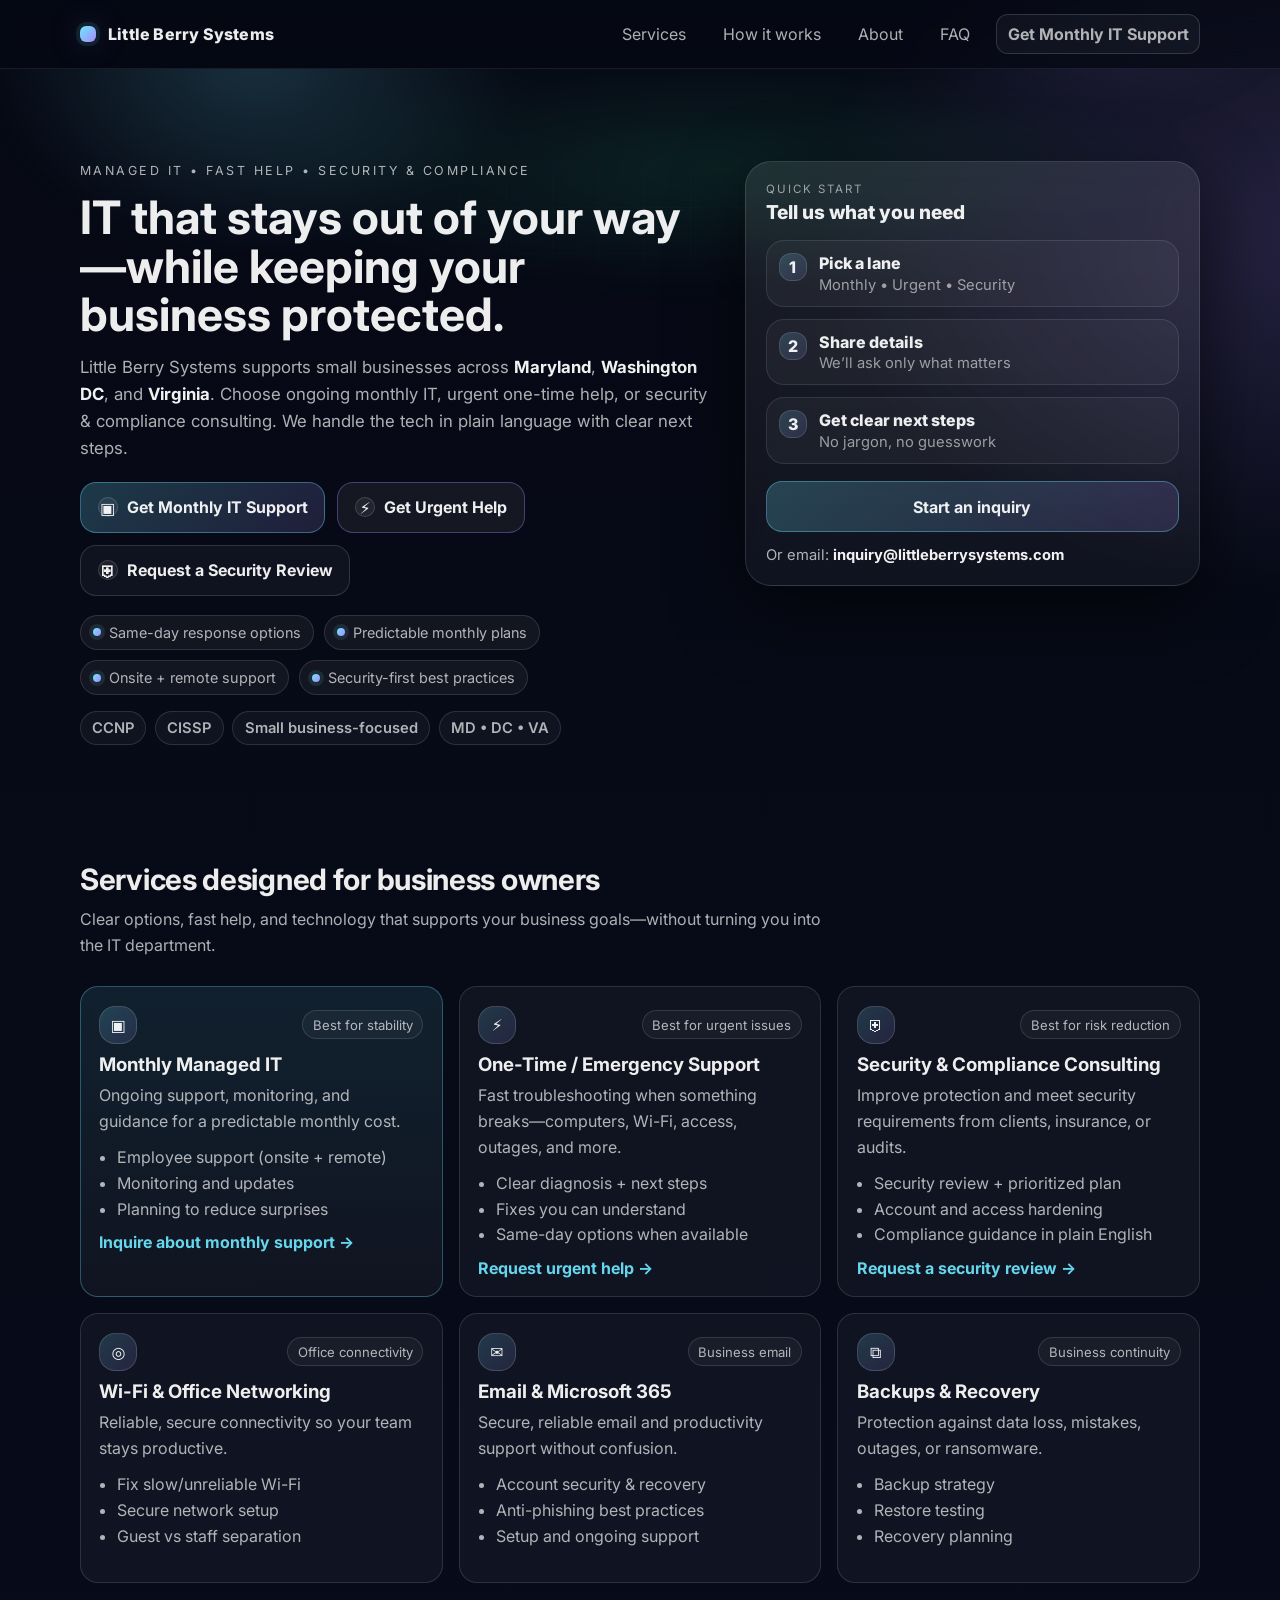
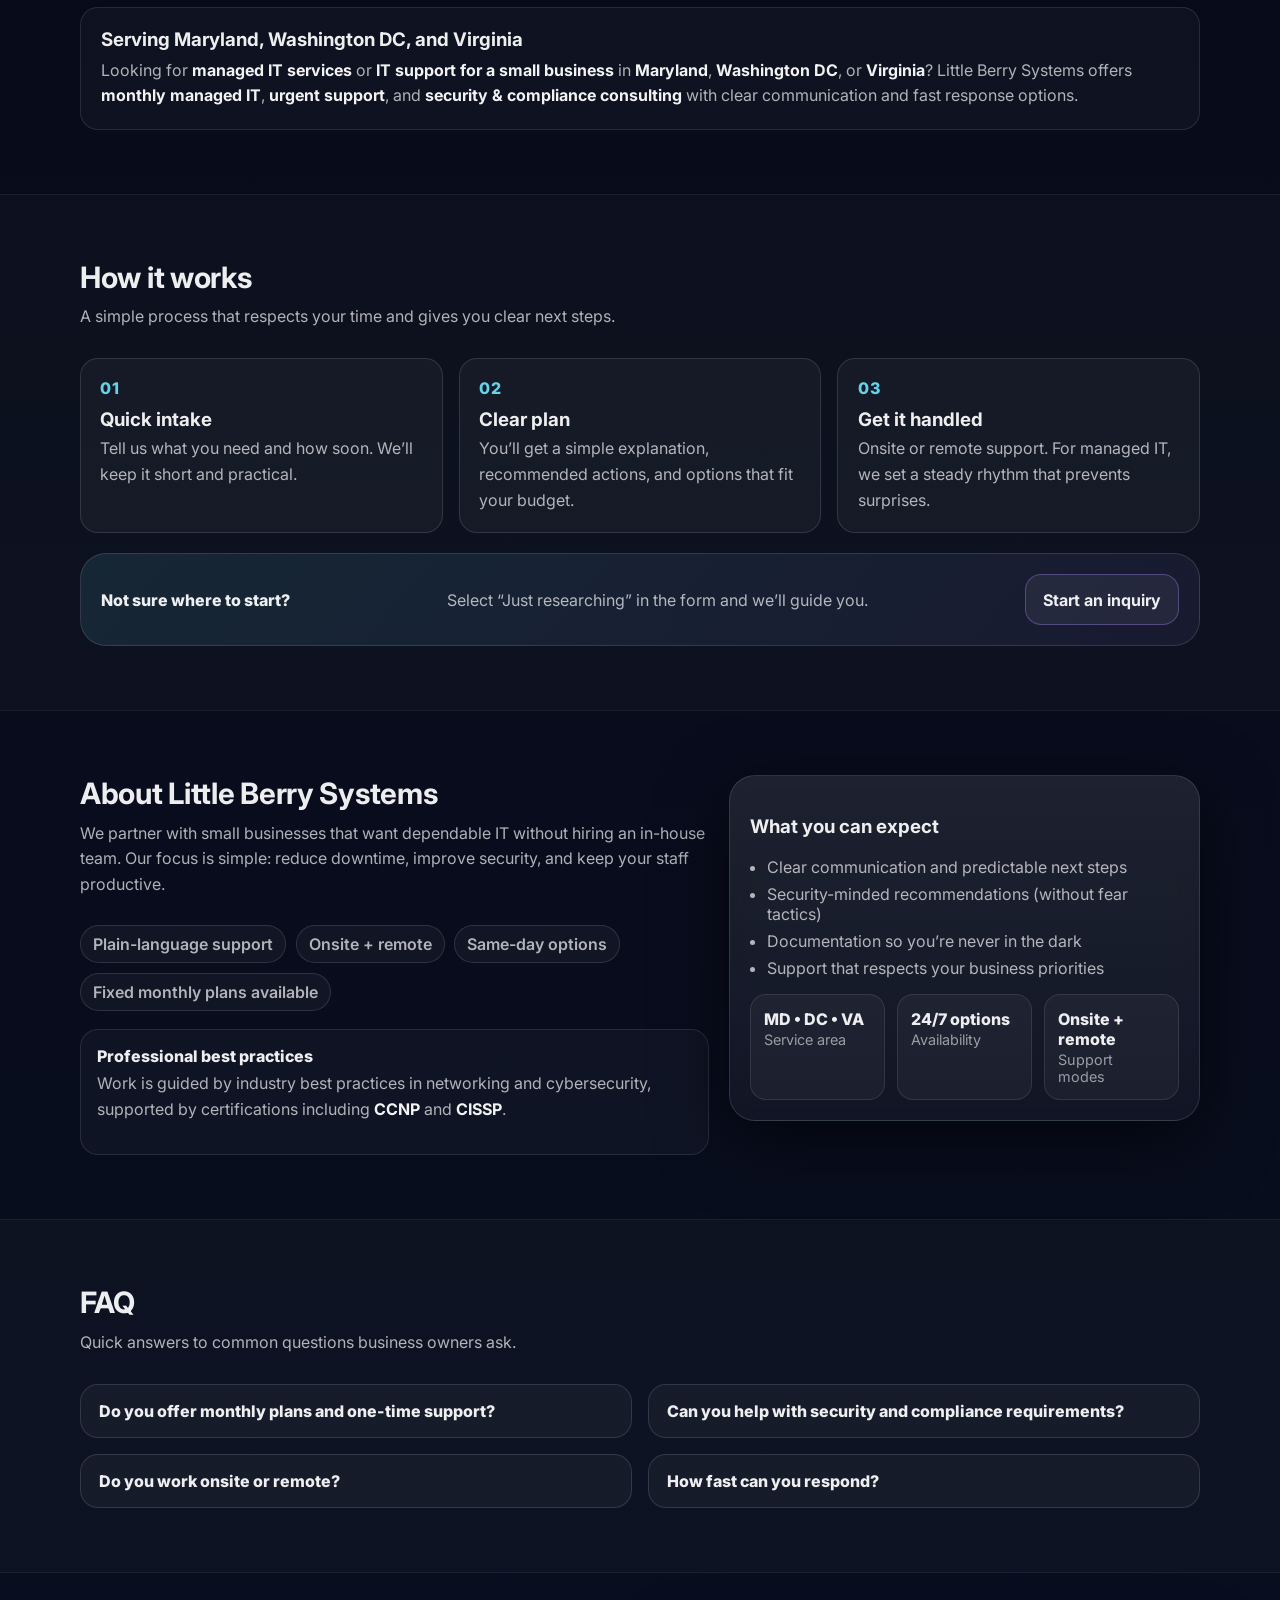
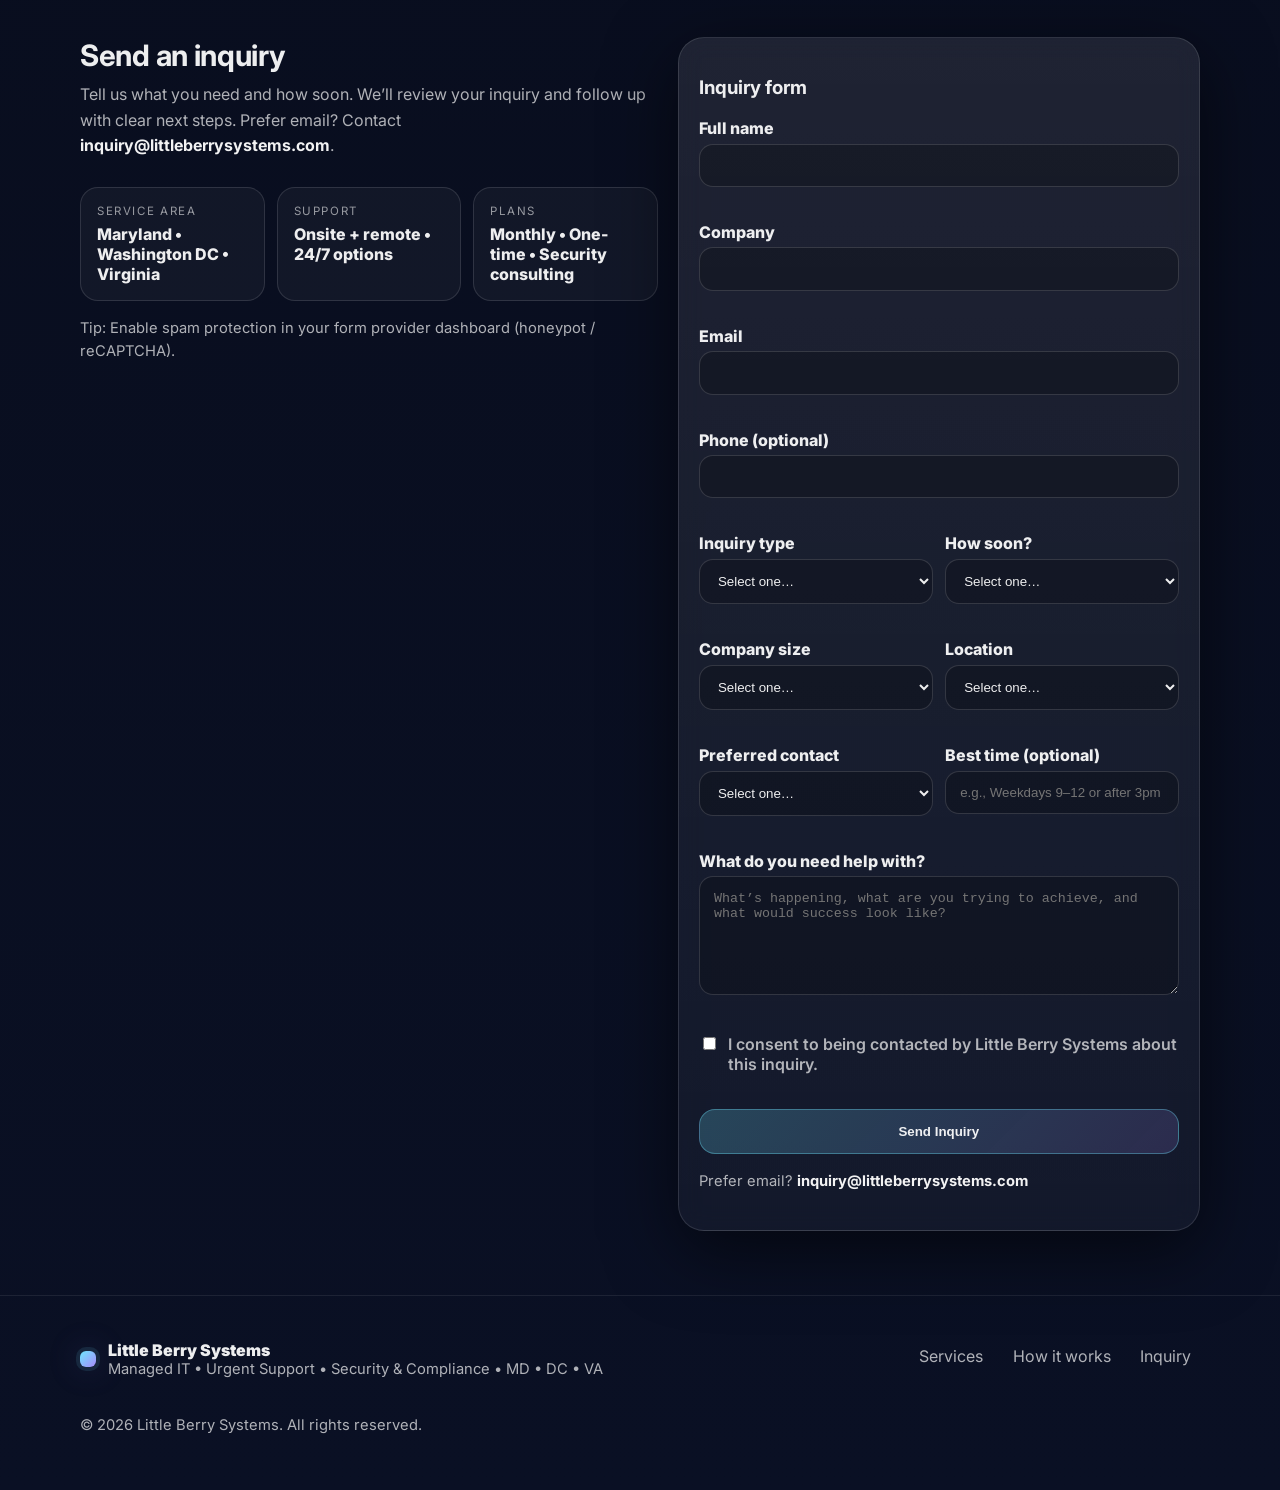
<file: index.html>
<!doctype html>
<html lang="en">
<head>
  <meta charset="utf-8" />
  <meta name="viewport" content="width=device-width,initial-scale=1" />

  <title>Little Berry Systems | Managed IT, Urgent Support & Cybersecurity | MD • DC • VA</title>
  <meta name="description" content="Little Berry Systems helps small businesses across Maryland, Washington DC, and Virginia with monthly managed IT, urgent one-time support, and security & compliance consulting. Clear communication, fast response, and predictable options." />

  <!-- OpenGraph -->
  <meta property="og:title" content="Little Berry Systems | IT Support for Small Business (MD • DC • VA)" />
  <meta property="og:description" content="Monthly managed IT, urgent support, and security & compliance consulting. Clear communication, fast response, and predictable options." />
  <meta property="og:type" content="website" />
  <meta property="og:url" content="https://littleberrysystems.com/" />

  <!-- Favicon placeholders -->
  <link rel="icon" href="favicon.ico" />
  <link rel="apple-touch-icon" href="apple-touch-icon.png" />

  <!-- Single font -->
  <link rel="preconnect" href="https://fonts.googleapis.com">
  <link rel="preconnect" href="https://fonts.gstatic.com" crossorigin>
  <link href="https://fonts.googleapis.com/css2?family=Inter:wght@400;500;600;700;800&display=swap" rel="stylesheet">

  <link rel="stylesheet" href="styles.css" />

  <!-- LocalBusiness structured data -->
  <script type="application/ld+json">
  {
    "@context":"https://schema.org",
    "@type":"LocalBusiness",
    "name":"Little Berry Systems",
    "url":"https://littleberrysystems.com/",
    "email":"inquiry@littleberrysystems.com",
    "areaServed":["Maryland","Washington DC","Virginia"],
    "description":"Managed IT services, urgent IT support, and cybersecurity & compliance consulting for small businesses across MD, DC, and VA."
  }
  </script>
</head>

<body>
  <a class="skip-link" href="#main">Skip to content</a>

  <header class="site-header">
    <nav class="nav container" aria-label="Primary">
      <a class="brand" href="#home" aria-label="Little Berry Systems home">
        <span class="brand-mark" aria-hidden="true"></span>
        <span class="brand-text">Little Berry Systems</span>
      </a>

      <button class="nav-toggle" type="button" aria-expanded="false" aria-controls="navLinks">
        <span class="sr-only">Toggle menu</span>
        <span class="hamburger" aria-hidden="true"></span>
      </button>

      <div class="nav-links" id="navLinks">
        <a href="#services">Services</a>
        <a href="#how">How it works</a>
        <a href="#about">About</a>
        <a href="#faq">FAQ</a>
        <a class="btn btn-ghost" href="#contact" data-lane="Monthly Managed IT">Get Monthly IT Support</a>
      </div>
    </nav>
  </header>

  <main id="main">
    <!-- HERO -->
    <section id="home" class="hero">
      <div class="hero-bg" aria-hidden="true"></div>
      <div class="hero-gridlines" aria-hidden="true"></div>

      <div class="container hero-grid">
        <div class="hero-copy">
          <p class="eyebrow">Managed IT • Fast Help • Security & Compliance</p>
          <h1>IT that stays out of your way—while keeping your business protected.</h1>
          <p class="subhead">
            Little Berry Systems supports small businesses across <strong>Maryland</strong>, <strong>Washington DC</strong>, and
            <strong>Virginia</strong>. Choose ongoing monthly IT, urgent one-time help, or security & compliance consulting.
            We handle the tech in plain language with clear next steps.
          </p>

          <div class="cta-row">
            <a class="btn btn-primary" href="#contact" data-lane="Monthly Managed IT">
              <span class="btn-icon" aria-hidden="true">▣</span>
              Get Monthly IT Support
            </a>
            <a class="btn btn-secondary" href="#contact" data-lane="One-Time / Emergency">
              <span class="btn-icon" aria-hidden="true">⚡</span>
              Get Urgent Help
            </a>
            <a class="btn btn-ghost" href="#contact" data-lane="Security & Compliance">
              <span class="btn-icon" aria-hidden="true">⛨</span>
              Request a Security Review
            </a>
          </div>

          <div class="hero-badges" aria-label="Highlights">
            <div class="badge"><span class="badge-dot" aria-hidden="true"></span>Same-day response options</div>
            <div class="badge"><span class="badge-dot" aria-hidden="true"></span>Predictable monthly plans</div>
            <div class="badge"><span class="badge-dot" aria-hidden="true"></span>Onsite + remote support</div>
            <div class="badge"><span class="badge-dot" aria-hidden="true"></span>Security-first best practices</div>
          </div>

          <div class="trust-row" aria-label="Trust signals">
            <div class="trust-pill">CCNP</div>
            <div class="trust-pill">CISSP</div>
            <div class="trust-pill">Small business-focused</div>
            <div class="trust-pill">MD • DC • VA</div>
          </div>
        </div>

        <aside class="hero-panel" aria-label="Quick overview">
          <div class="glass-card">
            <div class="panel-top">
              <div class="panel-kicker">Quick start</div>
              <div class="panel-title">Tell us what you need</div>
            </div>

            <div class="panel-steps">
              <div class="panel-step">
                <div class="step-icon" aria-hidden="true">1</div>
                <div>
                  <div class="step-title">Pick a lane</div>
                  <div class="step-sub">Monthly • Urgent • Security</div>
                </div>
              </div>
              <div class="panel-step">
                <div class="step-icon" aria-hidden="true">2</div>
                <div>
                  <div class="step-title">Share details</div>
                  <div class="step-sub">We’ll ask only what matters</div>
                </div>
              </div>
              <div class="panel-step">
                <div class="step-icon" aria-hidden="true">3</div>
                <div>
                  <div class="step-title">Get clear next steps</div>
                  <div class="step-sub">No jargon, no guesswork</div>
                </div>
              </div>
            </div>

            <div class="panel-cta">
              <a class="btn btn-primary btn-block" href="#contact" data-lane="Monthly Managed IT">Start an inquiry</a>
              <p class="small muted">Or email: <strong>inquiry@littleberrysystems.com</strong></p>
            </div>
          </div>
        </aside>
      </div>
    </section>

    <!-- SERVICES -->
    <section id="services" class="section">
      <div class="container">
        <div class="section-head">
          <h2>Services designed for business owners</h2>
          <p class="muted">
            Clear options, fast help, and technology that supports your business goals—without turning you into the IT department.
          </p>
        </div>

        <div class="cards-grid">
          <article class="service-card featured">
            <div class="service-top">
              <div class="service-icon" aria-hidden="true">▣</div>
              <div class="service-chip">Best for stability</div>
            </div>
            <h3>Monthly Managed IT</h3>
            <p>Ongoing support, monitoring, and guidance for a predictable monthly cost.</p>
            <ul class="list">
              <li>Employee support (onsite + remote)</li>
              <li>Monitoring and updates</li>
              <li>Planning to reduce surprises</li>
            </ul>
            <a class="text-link" href="#contact" data-lane="Monthly Managed IT">Inquire about monthly support →</a>
          </article>

          <article class="service-card">
            <div class="service-top">
              <div class="service-icon" aria-hidden="true">⚡</div>
              <div class="service-chip">Best for urgent issues</div>
            </div>
            <h3>One-Time / Emergency Support</h3>
            <p>Fast troubleshooting when something breaks—computers, Wi-Fi, access, outages, and more.</p>
            <ul class="list">
              <li>Clear diagnosis + next steps</li>
              <li>Fixes you can understand</li>
              <li>Same-day options when available</li>
            </ul>
            <a class="text-link" href="#contact" data-lane="One-Time / Emergency">Request urgent help →</a>
          </article>

          <article class="service-card">
            <div class="service-top">
              <div class="service-icon" aria-hidden="true">⛨</div>
              <div class="service-chip">Best for risk reduction</div>
            </div>
            <h3>Security & Compliance Consulting</h3>
            <p>Improve protection and meet security requirements from clients, insurance, or audits.</p>
            <ul class="list">
              <li>Security review + prioritized plan</li>
              <li>Account and access hardening</li>
              <li>Compliance guidance in plain English</li>
            </ul>
            <a class="text-link" href="#contact" data-lane="Security & Compliance">Request a security review →</a>
          </article>

          <article class="service-card">
            <div class="service-top">
              <div class="service-icon" aria-hidden="true">◎</div>
              <div class="service-chip">Office connectivity</div>
            </div>
            <h3>Wi-Fi & Office Networking</h3>
            <p>Reliable, secure connectivity so your team stays productive.</p>
            <ul class="list">
              <li>Fix slow/unreliable Wi-Fi</li>
              <li>Secure network setup</li>
              <li>Guest vs staff separation</li>
            </ul>
          </article>

          <article class="service-card">
            <div class="service-top">
              <div class="service-icon" aria-hidden="true">✉</div>
              <div class="service-chip">Business email</div>
            </div>
            <h3>Email & Microsoft 365</h3>
            <p>Secure, reliable email and productivity support without confusion.</p>
            <ul class="list">
              <li>Account security & recovery</li>
              <li>Anti-phishing best practices</li>
              <li>Setup and ongoing support</li>
            </ul>
          </article>

          <article class="service-card">
            <div class="service-top">
              <div class="service-icon" aria-hidden="true">⧉</div>
              <div class="service-chip">Business continuity</div>
            </div>
            <h3>Backups & Recovery</h3>
            <p>Protection against data loss, mistakes, outages, or ransomware.</p>
            <ul class="list">
              <li>Backup strategy</li>
              <li>Restore testing</li>
              <li>Recovery planning</li>
            </ul>
          </article>
        </div>

        <div class="seo-band" role="note" aria-label="Service areas copy for SEO">
          <h3>Serving Maryland, Washington DC, and Virginia</h3>
          <p>
            Looking for <strong>managed IT services</strong> or <strong>IT support for a small business</strong> in
            <strong>Maryland</strong>, <strong>Washington DC</strong>, or <strong>Virginia</strong>?
            Little Berry Systems offers <strong>monthly managed IT</strong>, <strong>urgent support</strong>, and
            <strong>security & compliance consulting</strong> with clear communication and fast response options.
          </p>
        </div>
      </div>
    </section>

    <!-- HOW IT WORKS -->
    <section id="how" class="section section-alt">
      <div class="container">
        <div class="section-head">
          <h2>How it works</h2>
          <p class="muted">A simple process that respects your time and gives you clear next steps.</p>
        </div>

        <div class="how-grid">
          <div class="how-card">
            <div class="how-num" aria-hidden="true">01</div>
            <h3>Quick intake</h3>
            <p>Tell us what you need and how soon. We’ll keep it short and practical.</p>
          </div>
          <div class="how-card">
            <div class="how-num" aria-hidden="true">02</div>
            <h3>Clear plan</h3>
            <p>You’ll get a simple explanation, recommended actions, and options that fit your budget.</p>
          </div>
          <div class="how-card">
            <div class="how-num" aria-hidden="true">03</div>
            <h3>Get it handled</h3>
            <p>Onsite or remote support. For managed IT, we set a steady rhythm that prevents surprises.</p>
          </div>
        </div>

        <div class="callout">
          <div class="callout-title">Not sure where to start?</div>
          <div class="callout-body">Select “Just researching” in the form and we’ll guide you.</div>
          <a class="btn btn-secondary" href="#contact" data-lane="Monthly Managed IT">Start an inquiry</a>
        </div>
      </div>
    </section>

    <!-- ABOUT -->
    <section id="about" class="section">
      <div class="container about-grid">
        <div>
          <div class="section-head">
            <h2>About Little Berry Systems</h2>
            <p class="muted">
              We partner with small businesses that want dependable IT without hiring an in-house team.
              Our focus is simple: reduce downtime, improve security, and keep your staff productive.
            </p>
          </div>

          <div class="about-pills">
            <span class="pill">Plain-language support</span>
            <span class="pill">Onsite + remote</span>
            <span class="pill">Same-day options</span>
            <span class="pill">Fixed monthly plans available</span>
          </div>

          <div class="about-note">
            <div class="note-title">Professional best practices</div>
            <p class="muted">
              Work is guided by industry best practices in networking and cybersecurity, supported by certifications including
              <strong>CCNP</strong> and <strong>CISSP</strong>.
            </p>
          </div>
        </div>

        <div class="glass-card">
          <h3 class="card-title">What you can expect</h3>
          <ul class="checklist">
            <li>Clear communication and predictable next steps</li>
            <li>Security-minded recommendations (without fear tactics)</li>
            <li>Documentation so you’re never in the dark</li>
            <li>Support that respects your business priorities</li>
          </ul>

          <div class="mini-stats" aria-label="At a glance">
            <div class="stat">
              <div class="stat-top">MD • DC • VA</div>
              <div class="stat-sub">Service area</div>
            </div>
            <div class="stat">
              <div class="stat-top">24/7 options</div>
              <div class="stat-sub">Availability</div>
            </div>
            <div class="stat">
              <div class="stat-top">Onsite + remote</div>
              <div class="stat-sub">Support modes</div>
            </div>
          </div>
        </div>
      </div>
    </section>

    <!-- FAQ -->
    <section id="faq" class="section section-alt">
      <div class="container">
        <div class="section-head">
          <h2>FAQ</h2>
          <p class="muted">Quick answers to common questions business owners ask.</p>
        </div>

        <div class="faq-grid">
          <details class="faq">
            <summary>Do you offer monthly plans and one-time support?</summary>
            <p class="muted">Yes. We offer monthly managed IT for ongoing support, and one-time/emergency help when something breaks.</p>
          </details>

          <details class="faq">
            <summary>Can you help with security and compliance requirements?</summary>
            <p class="muted">Yes. We can assess risk, improve protections, and help you meet requirements from clients, insurers, or audits.</p>
          </details>

          <details class="faq">
            <summary>Do you work onsite or remote?</summary>
            <p class="muted">Both. We serve MD, DC, and VA with onsite support and can also assist remotely as needed.</p>
          </details>

          <details class="faq">
            <summary>How fast can you respond?</summary>
            <p class="muted">We offer same-day response options depending on availability and urgency. Tell us “how soon” in the inquiry form.</p>
          </details>
        </div>
      </div>
    </section>

    <!-- CONTACT -->
    <section id="contact" class="section">
      <div class="container contact-grid">
        <div class="contact-left">
          <div class="section-head">
            <h2>Send an inquiry</h2>
            <p class="muted">
              Tell us what you need and how soon. We’ll review your inquiry and follow up with clear next steps.
              Prefer email? Contact <strong>inquiry@littleberrysystems.com</strong>.
            </p>
          </div>

          <div class="contact-cards">
            <div class="contact-card">
              <div class="contact-kicker">Service area</div>
              <div class="contact-value">Maryland • Washington DC • Virginia</div>
            </div>
            <div class="contact-card">
              <div class="contact-kicker">Support</div>
              <div class="contact-value">Onsite + remote • 24/7 options</div>
            </div>
            <div class="contact-card">
              <div class="contact-kicker">Plans</div>
              <div class="contact-value">Monthly • One-time • Security consulting</div>
            </div>
          </div>

          <p class="small muted">
            Tip: Enable spam protection in your form provider dashboard (honeypot / reCAPTCHA).
          </p>
        </div>

        <div class="contact-right">
          <div class="glass-card">
            <h3 class="card-title">Inquiry form</h3>

            <!-- Formspree: replace action with your endpoint -->
            <form id="contactForm" class="form" method="POST" action="https://formspree.io/f/REPLACE_ME">
              <input type="hidden" name="_subject" value="New Business Inquiry - Little Berry Systems" />
              <input type="text" name="_gotcha" class="honeypot" tabindex="-1" autocomplete="off" aria-hidden="true" />
              <input type="hidden" name="_replyto" id="replyTo" value="" />

              <div class="field">
                <label for="name">Full name</label>
                <input id="name" name="name" type="text" autocomplete="name" required />
                <p class="error" id="errName" aria-live="polite"></p>
              </div>

              <div class="field">
                <label for="company">Company</label>
                <input id="company" name="company" type="text" autocomplete="organization" required />
                <p class="error" id="errCompany" aria-live="polite"></p>
              </div>

              <div class="field">
                <label for="email">Email</label>
                <input id="email" name="email" type="email" autocomplete="email" required />
                <p class="error" id="errEmail" aria-live="polite"></p>
              </div>

              <div class="field">
                <label for="phone">Phone (optional)</label>
                <input id="phone" name="phone" type="tel" autocomplete="tel" />
                <p class="error" id="errPhone" aria-live="polite"></p>
              </div>

              <div class="two-col">
                <div class="field">
                  <label for="inquiryType">Inquiry type</label>
                  <select id="inquiryType" name="inquiryType" required>
                    <option value="">Select one…</option>
                    <option>Monthly Managed IT</option>
                    <option>One-Time / Emergency</option>
                    <option>Security & Compliance</option>
                  </select>
                  <p class="error" id="errInquiryType" aria-live="polite"></p>
                </div>

                <div class="field">
                  <label for="urgency">How soon?</label>
                  <select id="urgency" name="urgency" required>
                    <option value="">Select one…</option>
                    <option>Today (urgent)</option>
                    <option>This week</option>
                    <option>Within 2–4 weeks</option>
                    <option>Just researching</option>
                  </select>
                  <p class="error" id="errUrgency" aria-live="polite"></p>
                </div>
              </div>

              <div class="two-col">
                <div class="field">
                  <label for="size">Company size</label>
                  <select id="size" name="size" required>
                    <option value="">Select one…</option>
                    <option>1–10</option>
                    <option>11–25</option>
                    <option>26–50</option>
                    <option>51–100</option>
                    <option>100+</option>
                  </select>
                  <p class="error" id="errSize" aria-live="polite"></p>
                </div>

                <div class="field">
                  <label for="location">Location</label>
                  <select id="location" name="location" required>
                    <option value="">Select one…</option>
                    <option>Maryland</option>
                    <option>Washington DC</option>
                    <option>Virginia</option>
                    <option>Multiple locations</option>
                    <option>Remote only</option>
                  </select>
                  <p class="error" id="errLocation" aria-live="polite"></p>
                </div>
              </div>

              <div class="two-col">
                <div class="field">
                  <label for="contactPref">Preferred contact</label>
                  <select id="contactPref" name="contactPref" required>
                    <option value="">Select one…</option>
                    <option>Email</option>
                    <option>Phone</option>
                    <option>Either</option>
                  </select>
                  <p class="error" id="errContactPref" aria-live="polite"></p>
                </div>

                <div class="field">
                  <label for="bestTime">Best time (optional)</label>
                  <input id="bestTime" name="bestTime" type="text" placeholder="e.g., Weekdays 9–12 or after 3pm" />
                </div>
              </div>

              <div class="field">
                <label for="message">What do you need help with?</label>
                <textarea
                  id="message"
                  name="message"
                  rows="6"
                  required
                  placeholder="What’s happening, what are you trying to achieve, and what would success look like?"
                ></textarea>
                <p class="error" id="errMessage" aria-live="polite"></p>
              </div>

              <div class="field checkbox">
                <label>
                  <input id="consent" name="consent" type="checkbox" required />
                  I consent to being contacted by Little Berry Systems about this inquiry.
                </label>
                <p class="error" id="errConsent" aria-live="polite"></p>
              </div>

              <button class="btn btn-primary btn-block" type="submit">Send Inquiry</button>
              <p class="form-status" id="formStatus" role="status" aria-live="polite"></p>
              <p class="small muted">Prefer email? <strong>inquiry@littleberrysystems.com</strong></p>
            </form>
          </div>
        </div>
      </div>
    </section>

  </main>

  <footer class="footer">
    <div class="container footer-row">
      <div class="footer-brand">
        <span class="brand-mark" aria-hidden="true"></span>
        <div>
          <div class="footer-title">Little Berry Systems</div>
          <div class="small muted">Managed IT • Urgent Support • Security & Compliance • MD • DC • VA</div>
        </div>
      </div>

      <div class="footer-links" aria-label="Footer">
        <a href="#services">Services</a>
        <a href="#how">How it works</a>
        <a href="#contact">Inquiry</a>
      </div>
    </div>
    <div class="container footer-bottom">
      <p class="small muted">© <span id="year"></span> Little Berry Systems. All rights reserved.</p>
    </div>
  </footer>

  <script src="script.js" defer></script>
</body>
</html>
</file>
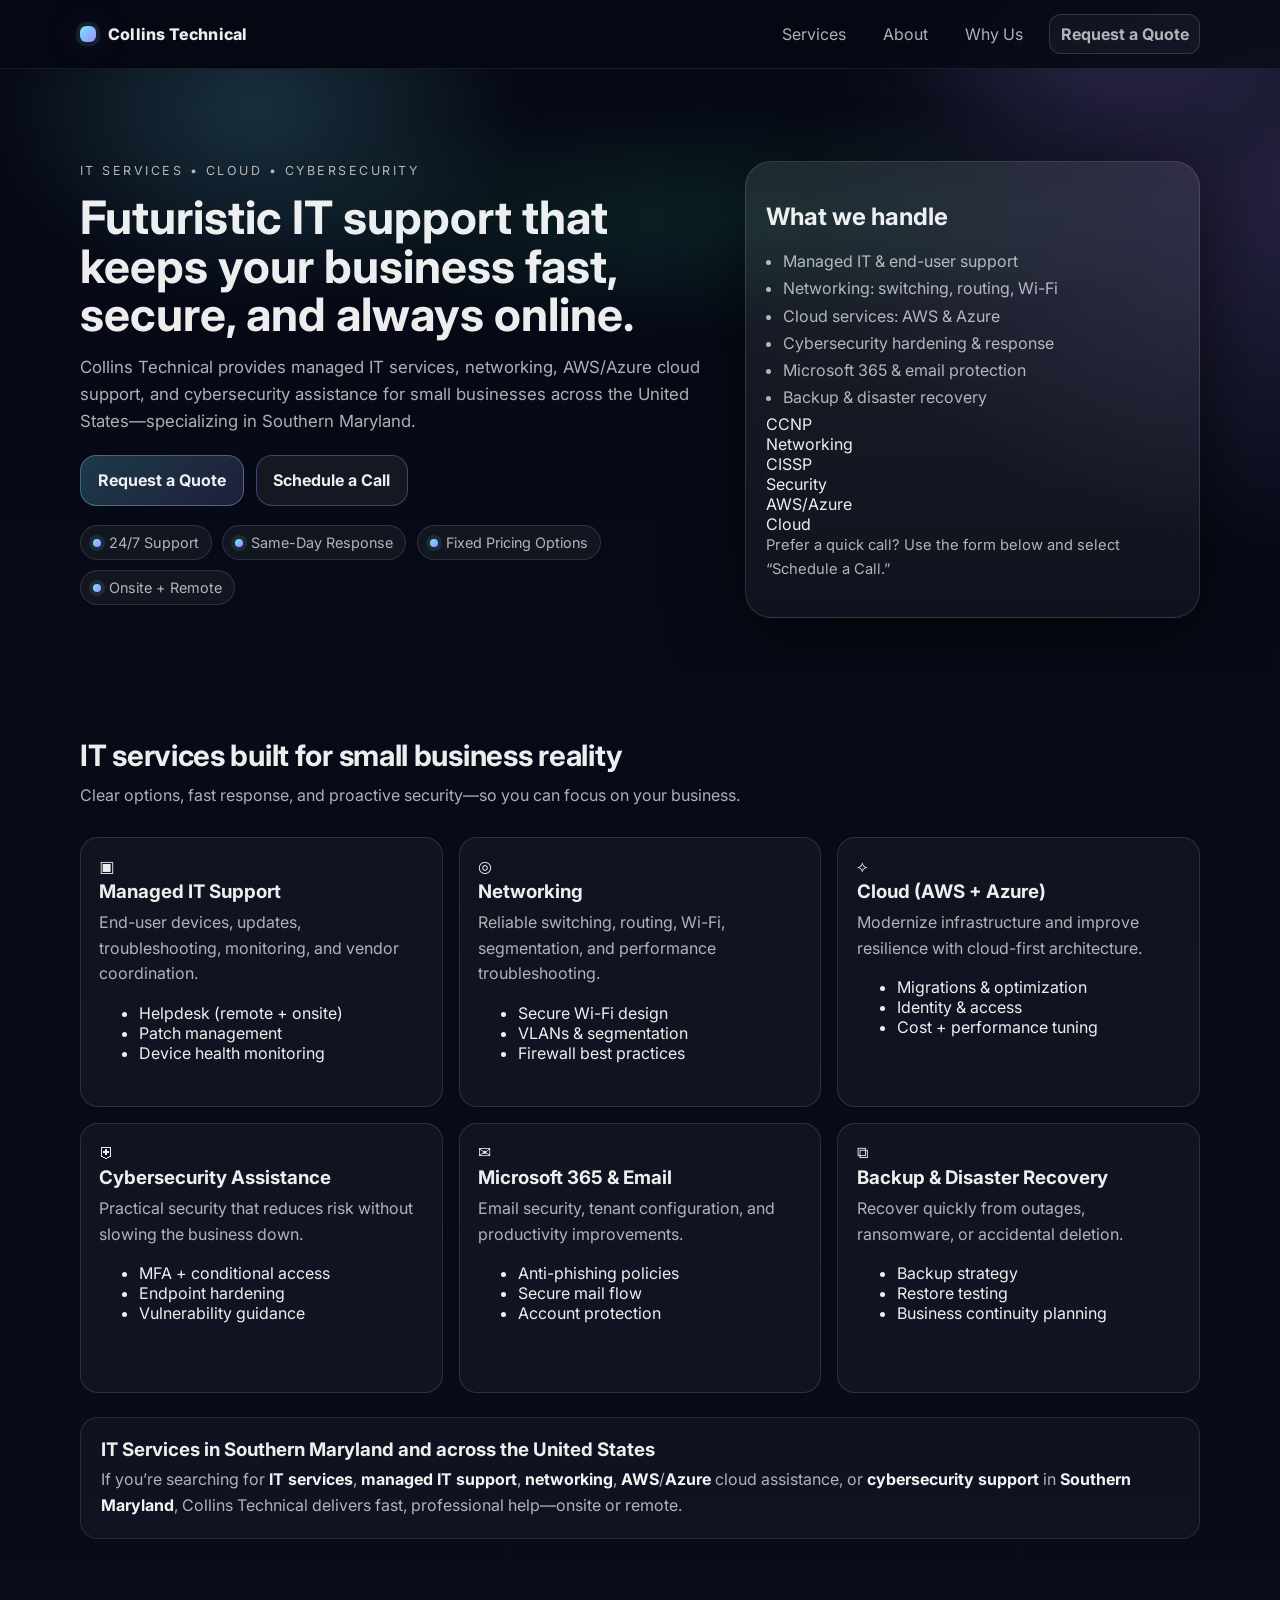
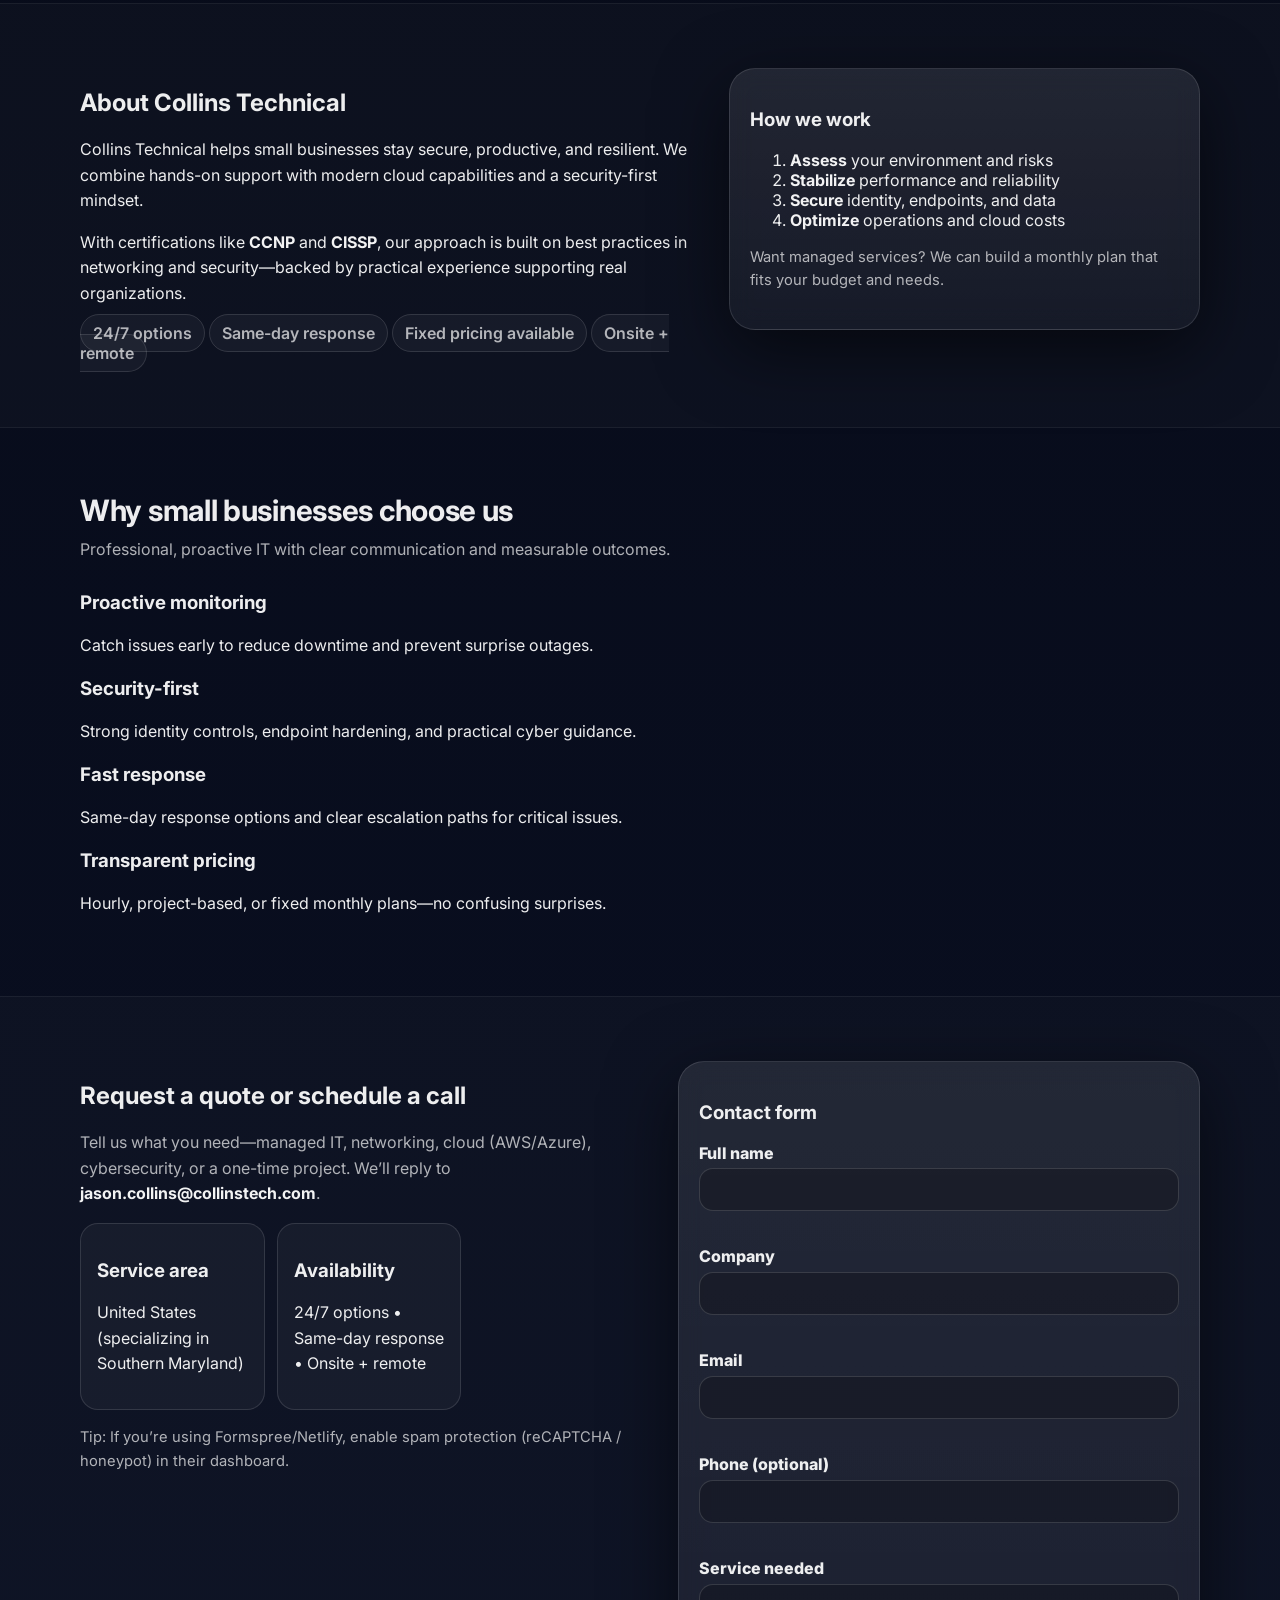
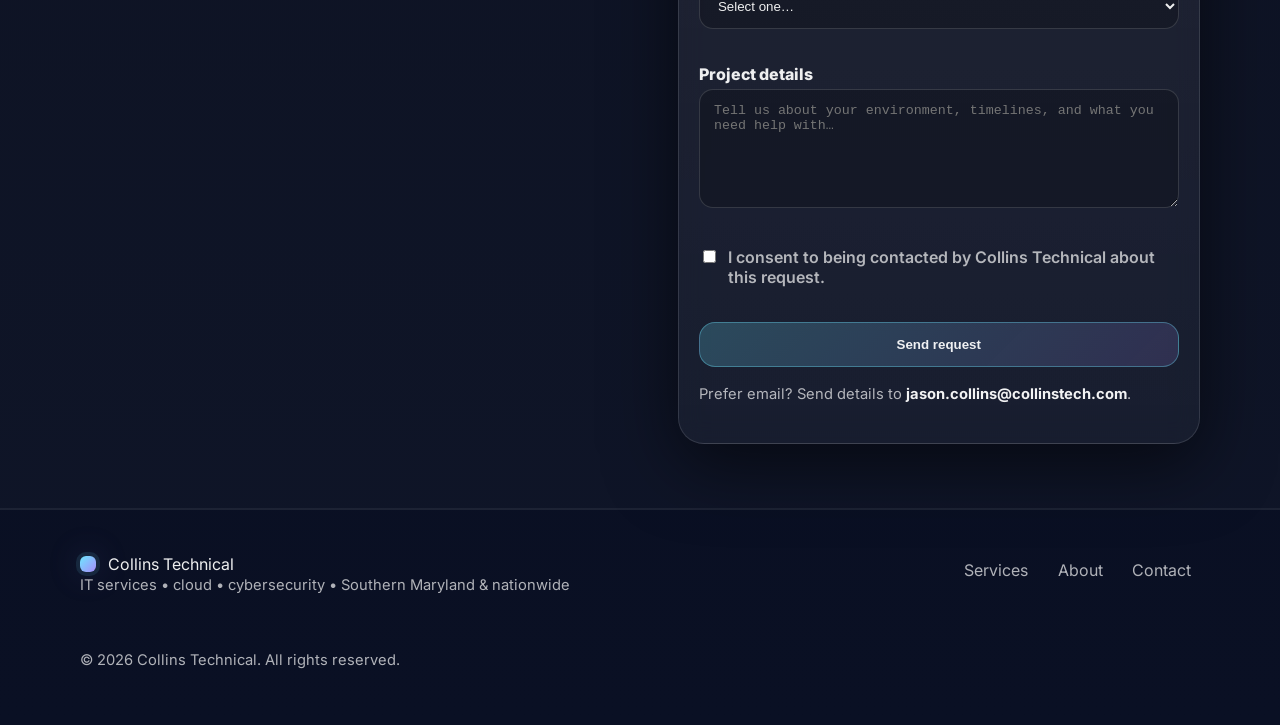
<file: collins-technical.html>
<!doctype html>
<html lang="en">
<head>
  <meta charset="utf-8" />
  <meta name="viewport" content="width=device-width,initial-scale=1" />
  <title>Collins Technical | IT Services & Cybersecurity | Southern Maryland</title>
  <meta name="description" content="Collins Technical provides managed IT services, networking, cloud (AWS/Azure), and cybersecurity support for small businesses in Southern Maryland and across the United States." />

  <!-- OpenGraph -->
  <meta property="og:title" content="Collins Technical | IT Services & Cybersecurity" />
  <meta property="og:description" content="Managed IT, networking, cloud (AWS/Azure), and cybersecurity for small businesses. 24/7 support, same-day response, fixed pricing options." />
  <meta property="og:type" content="website" />
  <meta property="og:url" content="https://collinstech.com/" />
  <meta property="og:image" content="assets/og-image.png" />

  <!-- Favicon placeholders -->
  <link rel="icon" href="favicon.ico" />
  <link rel="apple-touch-icon" href="apple-touch-icon.png" />

  <link rel="preconnect" href="https://fonts.googleapis.com">
  <link rel="preconnect" href="https://fonts.gstatic.com" crossorigin>
  <!-- Single font, modern + readable -->
  <link href="https://fonts.googleapis.com/css2?family=Inter:wght@400;500;600;700&display=swap" rel="stylesheet">

  <link rel="stylesheet" href="styles.css" />

  <!-- LocalBusiness structured data (edit placeholders anytime) -->
  <script type="application/ld+json">
  {
    "@context": "https://schema.org",
    "@type": "LocalBusiness",
    "name": "Collins Technical",
    "url": "https://collinstech.com/",
    "image": "https://collinstech.com/assets/og-image.png",
    "email": "jason.collins@collinstech.com",
    "areaServed": ["United States", "Southern Maryland"],
    "description": "Managed IT services, networking, cloud (AWS/Azure), and cybersecurity support for small businesses.",
    "serviceArea": {
      "@type": "AdministrativeArea",
      "name": "Southern Maryland"
    }
  }
  </script>
</head>

<body>
  <a class="skip-link" href="#main">Skip to content</a>

  <header class="site-header">
    <nav class="nav container" aria-label="Primary">
      <a class="brand" href="#home" aria-label="Collins Technical home">
        <span class="brand-mark" aria-hidden="true"></span>
        <span class="brand-text">Collins Technical</span>
      </a>

      <button class="nav-toggle" type="button" aria-expanded="false" aria-controls="navLinks">
        <span class="sr-only">Toggle menu</span>
        <span class="hamburger" aria-hidden="true"></span>
      </button>

      <div class="nav-links" id="navLinks">
        <a href="#services">Services</a>
        <a href="#about">About</a>
        <a href="#trust">Why Us</a>
        <a class="btn btn-ghost" href="#contact">Request a Quote</a>
      </div>
    </nav>
  </header>

  <main id="main">
    <!-- HERO -->
    <section id="home" class="hero">
      <div class="hero-bg" aria-hidden="true"></div>

      <div class="container hero-grid">
        <div class="hero-copy">
          <p class="eyebrow">IT Services • Cloud • Cybersecurity</p>
          <h1>Futuristic IT support that keeps your business fast, secure, and always online.</h1>
          <p class="subhead">
            Collins Technical provides managed IT services, networking, AWS/Azure cloud support, and cybersecurity assistance
            for small businesses across the United States—specializing in Southern Maryland.
          </p>

          <div class="cta-row">
            <a class="btn btn-primary" href="#contact">Request a Quote</a>
            <a class="btn btn-secondary" href="#contact">Schedule a Call</a>
          </div>

          <div class="hero-badges" aria-label="Highlights">
            <div class="badge">
              <span class="badge-dot" aria-hidden="true"></span>
              24/7 Support
            </div>
            <div class="badge">
              <span class="badge-dot" aria-hidden="true"></span>
              Same-Day Response
            </div>
            <div class="badge">
              <span class="badge-dot" aria-hidden="true"></span>
              Fixed Pricing Options
            </div>
            <div class="badge">
              <span class="badge-dot" aria-hidden="true"></span>
              Onsite + Remote
            </div>
          </div>
        </div>

        <div class="hero-card" role="region" aria-label="Quick overview">
          <div class="glass-card">
            <h2 class="card-title">What we handle</h2>
            <ul class="checklist">
              <li>Managed IT & end-user support</li>
              <li>Networking: switching, routing, Wi-Fi</li>
              <li>Cloud services: AWS & Azure</li>
              <li>Cybersecurity hardening & response</li>
              <li>Microsoft 365 & email protection</li>
              <li>Backup & disaster recovery</li>
            </ul>

            <div class="mini-metrics" aria-label="Trust signals">
              <div class="metric">
                <div class="metric-top">CCNP</div>
                <div class="metric-label">Networking</div>
              </div>
              <div class="metric">
                <div class="metric-top">CISSP</div>
                <div class="metric-label">Security</div>
              </div>
              <div class="metric">
                <div class="metric-top">AWS/Azure</div>
                <div class="metric-label">Cloud</div>
              </div>
            </div>

            <p class="small muted">
              Prefer a quick call? Use the form below and select “Schedule a Call.”
            </p>
          </div>
        </div>
      </div>
    </section>

    <!-- SERVICES -->
    <section id="services" class="section">
      <div class="container">
        <div class="section-head">
          <h2>IT services built for small business reality</h2>
          <p class="muted">
            Clear options, fast response, and proactive security—so you can focus on your business.
          </p>
        </div>

        <div class="cards-grid">
          <article class="service-card">
            <div class="icon" aria-hidden="true">▣</div>
            <h3>Managed IT Support</h3>
            <p>End-user devices, updates, troubleshooting, monitoring, and vendor coordination.</p>
            <ul>
              <li>Helpdesk (remote + onsite)</li>
              <li>Patch management</li>
              <li>Device health monitoring</li>
            </ul>
          </article>

          <article class="service-card">
            <div class="icon" aria-hidden="true">◎</div>
            <h3>Networking</h3>
            <p>Reliable switching, routing, Wi-Fi, segmentation, and performance troubleshooting.</p>
            <ul>
              <li>Secure Wi-Fi design</li>
              <li>VLANs & segmentation</li>
              <li>Firewall best practices</li>
            </ul>
          </article>

          <article class="service-card">
            <div class="icon" aria-hidden="true">⟡</div>
            <h3>Cloud (AWS + Azure)</h3>
            <p>Modernize infrastructure and improve resilience with cloud-first architecture.</p>
            <ul>
              <li>Migrations & optimization</li>
              <li>Identity & access</li>
              <li>Cost + performance tuning</li>
            </ul>
          </article>

          <article class="service-card">
            <div class="icon" aria-hidden="true">⛨</div>
            <h3>Cybersecurity Assistance</h3>
            <p>Practical security that reduces risk without slowing the business down.</p>
            <ul>
              <li>MFA + conditional access</li>
              <li>Endpoint hardening</li>
              <li>Vulnerability guidance</li>
            </ul>
          </article>

          <article class="service-card">
            <div class="icon" aria-hidden="true">✉</div>
            <h3>Microsoft 365 & Email</h3>
            <p>Email security, tenant configuration, and productivity improvements.</p>
            <ul>
              <li>Anti-phishing policies</li>
              <li>Secure mail flow</li>
              <li>Account protection</li>
            </ul>
          </article>

          <article class="service-card">
            <div class="icon" aria-hidden="true">⧉</div>
            <h3>Backup & Disaster Recovery</h3>
            <p>Recover quickly from outages, ransomware, or accidental deletion.</p>
            <ul>
              <li>Backup strategy</li>
              <li>Restore testing</li>
              <li>Business continuity planning</li>
            </ul>
          </article>
        </div>

        <div class="seo-band" role="note" aria-label="Service areas copy for SEO">
          <h3>IT Services in Southern Maryland and across the United States</h3>
          <p>
            If you’re searching for <strong>IT services</strong>, <strong>managed IT support</strong>, <strong>networking</strong>,
            <strong>AWS</strong>/<strong>Azure</strong> cloud assistance, or <strong>cybersecurity support</strong> in
            <strong>Southern Maryland</strong>, Collins Technical delivers fast, professional help—onsite or remote.
          </p>
        </div>
      </div>
    </section>

    <!-- ABOUT -->
    <section id="about" class="section section-alt">
      <div class="container about-grid">
        <div>
          <h2>About Collins Technical</h2>
          <p>
            Collins Technical helps small businesses stay secure, productive, and resilient. We combine hands-on support
            with modern cloud capabilities and a security-first mindset.
          </p>
          <p>
            With certifications like <strong>CCNP</strong> and <strong>CISSP</strong>, our approach is built on best practices
            in networking and security—backed by practical experience supporting real organizations.
          </p>

          <div class="pill-row" aria-label="Operating model">
            <span class="pill">24/7 options</span>
            <span class="pill">Same-day response</span>
            <span class="pill">Fixed pricing available</span>
            <span class="pill">Onsite + remote</span>
          </div>
        </div>

        <div class="glass-card">
          <h3 class="card-title">How we work</h3>
          <ol class="steps">
            <li><strong>Assess</strong> your environment and risks</li>
            <li><strong>Stabilize</strong> performance and reliability</li>
            <li><strong>Secure</strong> identity, endpoints, and data</li>
            <li><strong>Optimize</strong> operations and cloud costs</li>
          </ol>
          <p class="small muted">
            Want managed services? We can build a monthly plan that fits your budget and needs.
          </p>
        </div>
      </div>
    </section>

    <!-- TRUST / WHY US -->
    <section id="trust" class="section">
      <div class="container">
        <div class="section-head">
          <h2>Why small businesses choose us</h2>
          <p class="muted">Professional, proactive IT with clear communication and measurable outcomes.</p>
        </div>

        <div class="why-grid">
          <div class="why-card">
            <h3>Proactive monitoring</h3>
            <p>Catch issues early to reduce downtime and prevent surprise outages.</p>
          </div>
          <div class="why-card">
            <h3>Security-first</h3>
            <p>Strong identity controls, endpoint hardening, and practical cyber guidance.</p>
          </div>
          <div class="why-card">
            <h3>Fast response</h3>
            <p>Same-day response options and clear escalation paths for critical issues.</p>
          </div>
          <div class="why-card">
            <h3>Transparent pricing</h3>
            <p>Hourly, project-based, or fixed monthly plans—no confusing surprises.</p>
          </div>
        </div>
      </div>
    </section>

    <!-- CONTACT -->
    <section id="contact" class="section section-alt">
      <div class="container contact-grid">
        <div>
          <h2>Request a quote or schedule a call</h2>
          <p class="muted">
            Tell us what you need—managed IT, networking, cloud (AWS/Azure), cybersecurity, or a one-time project.
            We’ll reply to <strong>jason.collins@collinstech.com</strong>.
          </p>

          <div class="contact-cards">
            <div class="contact-card">
              <h3>Service area</h3>
              <p>United States (specializing in Southern Maryland)</p>
            </div>
            <div class="contact-card">
              <h3>Availability</h3>
              <p>24/7 options • Same-day response • Onsite + remote</p>
            </div>
          </div>

          <p class="small muted">
            Tip: If you’re using Formspree/Netlify, enable spam protection (reCAPTCHA / honeypot) in their dashboard.
          </p>
        </div>

        <div class="glass-card">
          <h3 class="card-title">Contact form</h3>

          <!-- OPTION A: Formspree endpoint
               1) Create a Formspree form
               2) Replace action URL below with your Formspree endpoint
               Example: https://formspree.io/f/xxxxxxxx
          -->
          <form id="contactForm" class="form" method="POST" action="https://formspree.io/f/REPLACE_ME">
            <!-- Formspree can use _replyto or email; we’ll send both -->
            <input type="hidden" name="_subject" value="New Website Lead - Collins Technical" />
            <input type="text" name="_gotcha" class="honeypot" tabindex="-1" autocomplete="off" aria-hidden="true" />

            <div class="field">
              <label for="name">Full name</label>
              <input id="name" name="name" type="text" autocomplete="name" required />
              <p class="error" id="errName" aria-live="polite"></p>
            </div>

            <div class="field">
              <label for="company">Company</label>
              <input id="company" name="company" type="text" autocomplete="organization" required />
              <p class="error" id="errCompany" aria-live="polite"></p>
            </div>

            <div class="field">
              <label for="email">Email</label>
              <input id="email" name="email" type="email" autocomplete="email" required />
              <input type="hidden" name="_replyto" id="replyTo" value="" />
              <p class="error" id="errEmail" aria-live="polite"></p>
            </div>

            <div class="field">
              <label for="phone">Phone (optional)</label>
              <input id="phone" name="phone" type="tel" autocomplete="tel" />
              <p class="error" id="errPhone" aria-live="polite"></p>
            </div>

            <div class="field">
              <label for="service">Service needed</label>
              <select id="service" name="service" required>
                <option value="">Select one…</option>
                <option>Request a Quote</option>
                <option>Schedule a Call</option>
                <option>Managed IT Support</option>
                <option>Networking</option>
                <option>Cloud (AWS/Azure)</option>
                <option>Cybersecurity Assistance</option>
                <option>Microsoft 365 & Email</option>
                <option>Backup & Disaster Recovery</option>
                <option>Other</option>
              </select>
              <p class="error" id="errService" aria-live="polite"></p>
            </div>

            <div class="field">
              <label for="message">Project details</label>
              <textarea id="message" name="message" rows="6" required placeholder="Tell us about your environment, timelines, and what you need help with…"></textarea>
              <p class="error" id="errMessage" aria-live="polite"></p>
            </div>

            <div class="field checkbox">
              <label>
                <input id="consent" name="consent" type="checkbox" required />
                I consent to being contacted by Collins Technical about this request.
              </label>
              <p class="error" id="errConsent" aria-live="polite"></p>
            </div>

            <button class="btn btn-primary btn-block" type="submit">
              Send request
            </button>

            <p class="form-status" id="formStatus" role="status" aria-live="polite"></p>
            <p class="small muted">
              Prefer email? Send details to <strong>jason.collins@collinstech.com</strong>.
            </p>
          </form>
        </div>
      </div>
    </section>
  </main>

  <footer class="footer">
    <div class="container footer-row">
      <div>
        <div class="footer-brand">
          <span class="brand-mark" aria-hidden="true"></span>
          <span class="brand-text">Collins Technical</span>
        </div>
        <p class="small muted">IT services • cloud • cybersecurity • Southern Maryland & nationwide</p>
      </div>

      <div class="footer-links" aria-label="Footer">
        <a href="#services">Services</a>
        <a href="#about">About</a>
        <a href="#contact">Contact</a>
      </div>
    </div>
    <div class="container footer-bottom">
      <p class="small muted">© <span id="year"></span> Collins Technical. All rights reserved.</p>
    </div>
  </footer>

  <script src="script.js" defer></script>
</body>
</html>
</file>
<file: styles.css>
/* Little Berry Systems — Futuristic Professional (lively + business-friendly) */

:root{
  --bg:#060914;
  --bg2:#0a1024;
  --card:rgba(255,255,255,0.06);
  --card2:rgba(255,255,255,0.085);
  --border:rgba(255,255,255,0.12);

  --text:rgba(255,255,255,0.93);
  --muted:rgba(255,255,255,0.68);
  --muted2:rgba(255,255,255,0.56);

  --a:#6EE7FF;     /* cyan */
  --b:#A78BFA;     /* violet */
  --c:#34D399;     /* green */
  --danger:#FF6B6B;

  --shadow:0 20px 70px rgba(0,0,0,0.55);
  --radius:18px;
  --radius2:26px;
  --max:1120px;

  --ring:0 0 0 4px rgba(110,231,255,0.18);
}

*{box-sizing:border-box;}
html{scroll-behavior:smooth;}
body{
  margin:0;
  font-family:Inter, system-ui, -apple-system, Segoe UI, Roboto, Arial, sans-serif;
  color:var(--text);
  background:
    radial-gradient(1200px 700px at 15% -10%, rgba(110,231,255,0.22), transparent 55%),
    radial-gradient(900px 600px at 105% 5%, rgba(167,139,250,0.20), transparent 60%),
    radial-gradient(900px 700px at 70% 120%, rgba(52,211,153,0.10), transparent 60%),
    linear-gradient(180deg, var(--bg), var(--bg2));
  min-height:100vh;
}

a{color:inherit; text-decoration:none;}
p{line-height:1.6; margin:0 0 1rem;}
strong{color:rgba(255,255,255,0.95);}

.container{
  width:min(var(--max), calc(100% - 2rem));
  margin-inline:auto;
}

.sr-only{
  position:absolute;
  width:1px;height:1px;
  padding:0;margin:-1px;
  overflow:hidden;clip:rect(0,0,0,0);
  white-space:nowrap;border:0;
}

.skip-link{
  position:absolute;
  left:-999px; top:auto;
  width:1px;height:1px; overflow:hidden;
}
.skip-link:focus{
  left:1rem; top:1rem;
  width:auto;height:auto;
  padding:.75rem 1rem;
  background:rgba(0,0,0,0.7);
  border:1px solid var(--border);
  border-radius:14px;
  z-index:9999;
  box-shadow:var(--shadow);
}

/* Header / Nav */
.site-header{
  position:sticky;
  top:0;
  z-index:50;
  background:rgba(6,9,20,0.62);
  backdrop-filter: blur(12px);
  border-bottom:1px solid rgba(255,255,255,0.08);
}
.nav{
  display:flex;
  align-items:center;
  justify-content:space-between;
  padding:.9rem 0;
  gap:1rem;
}
.brand{
  display:flex;
  align-items:center;
  gap:.75rem;
  font-weight:800;
  letter-spacing:.2px;
}
.brand-mark{
  width:16px;height:16px;
  border-radius:6px;
  background:linear-gradient(135deg, var(--a), var(--b));
  box-shadow: 0 0 0 4px rgba(110,231,255,0.10), 0 0 34px rgba(167,139,250,0.25);
}
.brand-text{font-size:1rem;}

.nav-links{
  display:flex;
  align-items:center;
  gap:1rem;
}
.nav-links a{
  padding:.55rem .65rem;
  border-radius:12px;
  color:var(--muted);
}
.nav-links a:hover{
  background:rgba(255,255,255,0.06);
  color:var(--text);
}

.nav-toggle{
  display:none;
  background:transparent;
  border:1px solid rgba(255,255,255,0.14);
  border-radius:14px;
  padding:.55rem .65rem;
  color:var(--text);
}
.hamburger{
  display:block;
  width:20px;height:2px;
  background:rgba(255,255,255,0.82);
  position:relative;
}
.hamburger::before,
.hamburger::after{
  content:"";
  position:absolute;
  left:0;
  width:20px;height:2px;
  background:rgba(255,255,255,0.82);
}
.hamburger::before{top:-6px;}
.hamburger::after{top:6px;}

/* Buttons */
.btn{
  display:inline-flex;
  align-items:center;
  justify-content:center;
  gap:.55rem;
  padding:.9rem 1.05rem;
  border-radius:16px;
  border:1px solid rgba(255,255,255,0.16);
  background:rgba(255,255,255,0.06);
  color:var(--text);
  font-weight:700;
  transition:transform .15s ease, background .15s ease, border-color .15s ease;
}
.btn:hover{transform: translateY(-1px); background:rgba(255,255,255,0.09);}
.btn:focus{outline:none; box-shadow:var(--ring);}
.btn-icon{
  width:20px;height:20px;
  display:grid; place-items:center;
  border-radius:10px;
  background:rgba(255,255,255,0.06);
  border:1px solid rgba(255,255,255,0.14);
}
.btn-primary{
  border-color:rgba(110,231,255,0.35);
  background:linear-gradient(135deg, rgba(110,231,255,0.22), rgba(167,139,250,0.16));
}
.btn-secondary{
  border-color:rgba(167,139,250,0.35);
  background:rgba(255,255,255,0.06);
}
.btn-ghost{
  border-color:rgba(255,255,255,0.14);
  background:rgba(255,255,255,0.04);
}
.btn-block{width:100%;}

/* Hero */
.hero{
  position:relative;
  padding:5.75rem 0 3.25rem;
  overflow:hidden;
}
.hero-bg{
  position:absolute;
  inset:-40% -10% auto -10%;
  height:560px;
  background:
    radial-gradient(closest-side at 25% 50%, rgba(110,231,255,0.18), transparent 70%),
    radial-gradient(closest-side at 80% 35%, rgba(167,139,250,0.16), transparent 72%),
    radial-gradient(closest-side at 55% 70%, rgba(52,211,153,0.12), transparent 70%);
  filter:blur(16px);
  pointer-events:none;
}
.hero-gridlines{
  position:absolute;
  inset:0;
  background-image:
    linear-gradient(rgba(255,255,255,0.04) 1px, transparent 1px),
    linear-gradient(90deg, rgba(255,255,255,0.04) 1px, transparent 1px);
  background-size: 46px 46px;
  mask-image: radial-gradient(closest-side at 50% 20%, rgba(0,0,0,0.65), transparent 70%);
  opacity:0.55;
  pointer-events:none;
}
.hero-grid{
  position:relative;
  display:grid;
  grid-template-columns: 1.25fr 0.9fr;
  gap:2rem;
  align-items:start;
}
.eyebrow{
  color:var(--muted);
  letter-spacing:0.2em;
  text-transform:uppercase;
  font-size:.78rem;
  margin:0 0 .75rem;
}
.hero h1{
  font-size:clamp(2.1rem, 3.6vw, 3.35rem);
  line-height:1.05;
  margin:0 0 1rem;
}
.subhead{
  color:var(--muted);
  font-size:1.05rem;
  max-width: 62ch;
}
.cta-row{
  display:flex;
  gap:.75rem;
  flex-wrap:wrap;
  margin: 1.25rem 0 1.2rem;
}
.hero-badges{
  display:flex;
  flex-wrap:wrap;
  gap:.65rem;
  margin: .25rem 0 1rem;
}
.badge{
  display:inline-flex;
  align-items:center;
  gap:.5rem;
  padding:.5rem .75rem;
  border:1px solid rgba(255,255,255,0.12);
  border-radius:999px;
  background:rgba(255,255,255,0.05);
  color:var(--muted);
  font-size:.9rem;
}
.badge-dot{
  width:8px;height:8px;
  border-radius:50%;
  background:linear-gradient(135deg, var(--a), var(--b));
  box-shadow:0 0 0 4px rgba(110,231,255,0.10);
}
.trust-row{
  display:flex;
  flex-wrap:wrap;
  gap:.55rem;
  margin-top: .25rem;
}
.trust-pill{
  padding:.45rem .7rem;
  border-radius:999px;
  border:1px solid rgba(255,255,255,0.12);
  background:rgba(255,255,255,0.04);
  color:var(--muted);
  font-weight:600;
  font-size:.92rem;
}

/* Glass cards */
.glass-card{
  background:linear-gradient(180deg, rgba(255,255,255,0.09), rgba(255,255,255,0.04));
  border:1px solid rgba(255,255,255,0.12);
  border-radius:var(--radius2);
  box-shadow:var(--shadow);
  padding:1.25rem;
  backdrop-filter: blur(12px);
}
.hero-panel .glass-card{ padding:1.25rem 1.25rem 1.1rem; }
.panel-top{ margin-bottom: 1rem; }
.panel-kicker{
  color:var(--muted2);
  text-transform:uppercase;
  letter-spacing:0.18em;
  font-size:.72rem;
}
.panel-title{
  font-size:1.2rem;
  font-weight:800;
  margin-top:.25rem;
}
.panel-steps{ display:grid; gap:.75rem; margin: 1rem 0 1.1rem; }
.panel-step{
  display:flex;
  gap:.75rem;
  align-items:flex-start;
  padding:.75rem;
  border-radius:18px;
  border:1px solid rgba(255,255,255,0.10);
  background:rgba(255,255,255,0.04);
}
.step-icon{
  width:28px;height:28px;
  border-radius:12px;
  display:grid; place-items:center;
  font-weight:800;
  background:linear-gradient(135deg, rgba(110,231,255,0.18), rgba(167,139,250,0.14));
  border:1px solid rgba(255,255,255,0.12);
}
.step-title{ font-weight:800; }
.step-sub{ color:var(--muted2); font-size:.92rem; margin-top:.15rem; }
.panel-cta .small{ margin: .75rem 0 0; }
.small{ font-size:.92rem; }
.muted{ color:var(--muted); }
.muted2{ color:var(--muted2); }

/* Sections */
.section{ padding: 4rem 0; }
.section-alt{
  background:rgba(255,255,255,0.02);
  border-top:1px solid rgba(255,255,255,0.06);
  border-bottom:1px solid rgba(255,255,255,0.06);
}
.section-head{ max-width: 75ch; margin-bottom: 1.75rem; }
.section-head h2{
  margin:0 0 .6rem;
  font-size:clamp(1.65rem, 2.3vw, 2.25rem);
  letter-spacing:-0.01em;
}
.section-head p{ margin:0; }

/* Services */
.cards-grid{
  display:grid;
  grid-template-columns: repeat(3, 1fr);
  gap:1rem;
}
.service-card{
  padding: 1.15rem;
  border-radius: var(--radius);
  border:1px solid rgba(255,255,255,0.12);
  background:rgba(255,255,255,0.04);
  transition: transform .18s ease, background .18s ease, border-color .18s ease;
  min-height: 270px;
  position:relative;
  overflow:hidden;
}
.service-card::before{
  content:"";
  position:absolute;
  inset:-30% -30% auto -30%;
  height:160px;
  background: radial-gradient(closest-side, rgba(110,231,255,0.14), transparent 65%);
  opacity:0.0;
  transition:opacity .18s ease;
}
.service-card:hover{
  transform: translateY(-2px);
  background:rgba(255,255,255,0.06);
  border-color: rgba(110,231,255,0.22);
}
.service-card:hover::before{ opacity: 1; }

.service-card.featured{
  border-color: rgba(110,231,255,0.30);
  background: linear-gradient(180deg, rgba(110,231,255,0.10), rgba(255,255,255,0.04));
}
.service-top{
  display:flex;
  justify-content:space-between;
  align-items:center;
  gap:.75rem;
  margin-bottom:.6rem;
}
.service-icon{
  width:38px;height:38px;
  display:grid; place-items:center;
  border-radius:16px;
  border:1px solid rgba(255,255,255,0.14);
  background:linear-gradient(135deg, rgba(110,231,255,0.18), rgba(167,139,250,0.14));
}
.service-chip{
  font-size:.82rem;
  color:var(--muted);
  padding:.35rem .6rem;
  border-radius:999px;
  border:1px solid rgba(255,255,255,0.12);
  background:rgba(255,255,255,0.04);
}
.service-card h3{ margin:.25rem 0 .45rem; }
.service-card p{ color:var(--muted); margin:0 0 .8rem; }
.list{
  margin:0 0 .85rem;
  padding-left: 1.1rem;
  color:var(--muted);
}
.list li{ margin:.35rem 0; }
.text-link{
  color: rgba(110,231,255,0.92);
  font-weight:700;
}
.text-link:hover{ opacity:0.9; text-decoration: underline; }

/* SEO band */
.seo-band{
  margin-top:1.5rem;
  padding:1.25rem;
  border-radius:var(--radius);
  border:1px solid rgba(255,255,255,0.10);
  background:rgba(255,255,255,0.03);
}
.seo-band h3{ margin:0 0 .4rem; }
.seo-band p{ margin:0; color:var(--muted); }

/* How it works */
.how-grid{
  display:grid;
  grid-template-columns: repeat(3, 1fr);
  gap:1rem;
}
.how-card{
  padding:1.2rem;
  border-radius:var(--radius);
  border:1px solid rgba(255,255,255,0.12);
  background:rgba(255,255,255,0.04);
}
.how-num{
  font-weight:800;
  color: rgba(110,231,255,0.9);
  letter-spacing:0.08em;
}
.how-card h3{ margin:.6rem 0 .35rem; }
.how-card p{ margin:0; color:var(--muted); }

.callout{
  margin-top:1.25rem;
  padding:1.25rem;
  border-radius:var(--radius2);
  border:1px solid rgba(255,255,255,0.12);
  background:linear-gradient(135deg, rgba(110,231,255,0.10), rgba(167,139,250,0.08));
  display:flex;
  align-items:center;
  justify-content:space-between;
  gap:1rem;
  flex-wrap:wrap;
}
.callout-title{ font-weight:800; }
.callout-body{ color:var(--muted); }

/* About */
.about-grid{
  display:grid;
  grid-template-columns: 1.2fr 0.9fr;
  gap:1.25rem;
  align-items:start;
}
.about-pills{
  display:flex;
  flex-wrap:wrap;
  gap:.6rem;
  margin: 1rem 0 1.1rem;
}
.pill{
  padding:.5rem .75rem;
  border-radius:999px;
  border:1px solid rgba(255,255,255,0.12);
  background:rgba(255,255,255,0.04);
  color:var(--muted);
  font-weight:600;
}
.about-note{
  padding:1rem;
  border-radius:var(--radius);
  border:1px solid rgba(255,255,255,0.10);
  background:rgba(255,255,255,0.03);
}
.note-title{ font-weight:800; margin-bottom:.35rem; }

.checklist{
  margin:0;
  padding-left:1.1rem;
  color:var(--muted);
}
.checklist li{ margin:.45rem 0; }

.mini-stats{
  display:grid;
  grid-template-columns: repeat(3, 1fr);
  gap:.75rem;
  margin-top:1rem;
}
.stat{
  padding:.85rem;
  border-radius:16px;
  border:1px solid rgba(255,255,255,0.10);
  background:rgba(255,255,255,0.04);
}
.stat-top{ font-weight:800; }
.stat-sub{ color:var(--muted2); font-size:.9rem; margin-top:.15rem; }

/* FAQ */
.faq-grid{
  display:grid;
  grid-template-columns: repeat(2, 1fr);
  gap:1rem;
}
.faq{
  padding:1rem 1.1rem;
  border-radius:var(--radius);
  border:1px solid rgba(255,255,255,0.12);
  background:rgba(255,255,255,0.04);
}
.faq summary{
  cursor:pointer;
  font-weight:800;
  list-style:none;
}
.faq summary::-webkit-details-marker{ display:none; }
.faq p{ margin:.75rem 0 0; }

/* Contact */
.contact-grid{
  display:grid;
  grid-template-columns: 1.05fr 0.95fr;
  gap:1.25rem;
  align-items:start;
}
.contact-cards{
  display:grid;
  grid-template-columns: repeat(3, 1fr);
  gap:.75rem;
  margin: 1rem 0 1rem;
}
.contact-card{
  padding:1rem;
  border-radius:var(--radius);
  border:1px solid rgba(255,255,255,0.12);
  background:rgba(255,255,255,0.04);
}
.contact-kicker{
  color:var(--muted2);
  text-transform:uppercase;
  letter-spacing:0.14em;
  font-size:.72rem;
}
.contact-value{ margin-top:.35rem; font-weight:800; }

.form{ margin-top:.75rem; }
.field{ margin-bottom:.85rem; }
label{ display:block; font-weight:800; margin-bottom:.35rem; }
input, select, textarea{
  width:100%;
  padding:.82rem .9rem;
  border-radius:14px;
  border:1px solid rgba(255,255,255,0.14);
  background:rgba(0,0,0,0.22);
  color:var(--text);
  outline:none;
}
input:focus, select:focus, textarea:focus{
  box-shadow:var(--ring);
  border-color:rgba(110,231,255,0.30);
}
textarea{ resize:vertical; }

.two-col{
  display:grid;
  grid-template-columns: repeat(2, 1fr);
  gap:.75rem;
}

.checkbox label{
  display:flex;
  align-items:flex-start;
  gap:.6rem;
  font-weight:600;
  color:var(--muted);
}
.checkbox input{ width:auto; margin-top:.2rem; }

.error{
  margin:.35rem 0 0;
  min-height:1.1em;
  color:var(--danger);
  font-size:.9rem;
}
.form-status{
  margin-top:.85rem;
  color:var(--muted);
}
.honeypot{
  position:absolute;
  left:-9999px;
  opacity:0;
}

/* Footer */
.footer{
  padding: 2.75rem 0 2.25rem;
  border-top:1px solid rgba(255,255,255,0.08);
}
.footer-row{
  display:flex;
  justify-content:space-between;
  gap:1rem;
  align-items:flex-start;
  padding-bottom:1.25rem;
}
.footer-brand{
  display:flex;
  align-items:center;
  gap:.75rem;
}
.footer-title{ font-weight:900; }
.footer-links{
  display:flex;
  gap:.75rem;
  flex-wrap:wrap;
}
.footer-links a{
  padding:.35rem .55rem;
  border-radius:12px;
  color:var(--muted);
}
.footer-links a:hover{ background:rgba(255,255,255,0.05); color:var(--text); }
.footer-bottom{ padding-top:1rem; }
.small{ font-size:.92rem; }

/* Responsive */
@media (max-width: 1040px){
  .hero-grid{ grid-template-columns: 1fr; }
  .about-grid{ grid-template-columns: 1fr; }
  .contact-grid{ grid-template-columns: 1fr; }
  .contact-cards{ grid-template-columns: 1fr; }
  .mini-stats{ grid-template-columns: 1fr; }
}
@media (max-width: 980px){
  .cards-grid{ grid-template-columns: repeat(2, 1fr); }
  .how-grid{ grid-template-columns: 1fr; }
  .faq-grid{ grid-template-columns: 1fr; }
}
@media (max-width: 640px){
  .nav-toggle{ display:inline-flex; }
  .nav-links{
    position:absolute;
    right:1rem;
    top:64px;
    width:min(360px, calc(100% - 2rem));
    flex-direction:column;
    align-items:stretch;
    padding:.75rem;
    border-radius:18px;
    border:1px solid rgba(255,255,255,0.14);
    background:rgba(6,9,20,0.88);
    backdrop-filter:blur(12px);
    box-shadow:var(--shadow);
    display:none;
  }
  .nav-links.open{ display:flex; }
  .nav-links a{ padding:.8rem .85rem; }
  .cards-grid{ grid-template-columns: 1fr; }
  .two-col{ grid-template-columns: 1fr; }
}

/* Reduced motion */
@media (prefers-reduced-motion: reduce){
  *{ transition:none !important; scroll-behavior:auto !important; }
}
</file>
